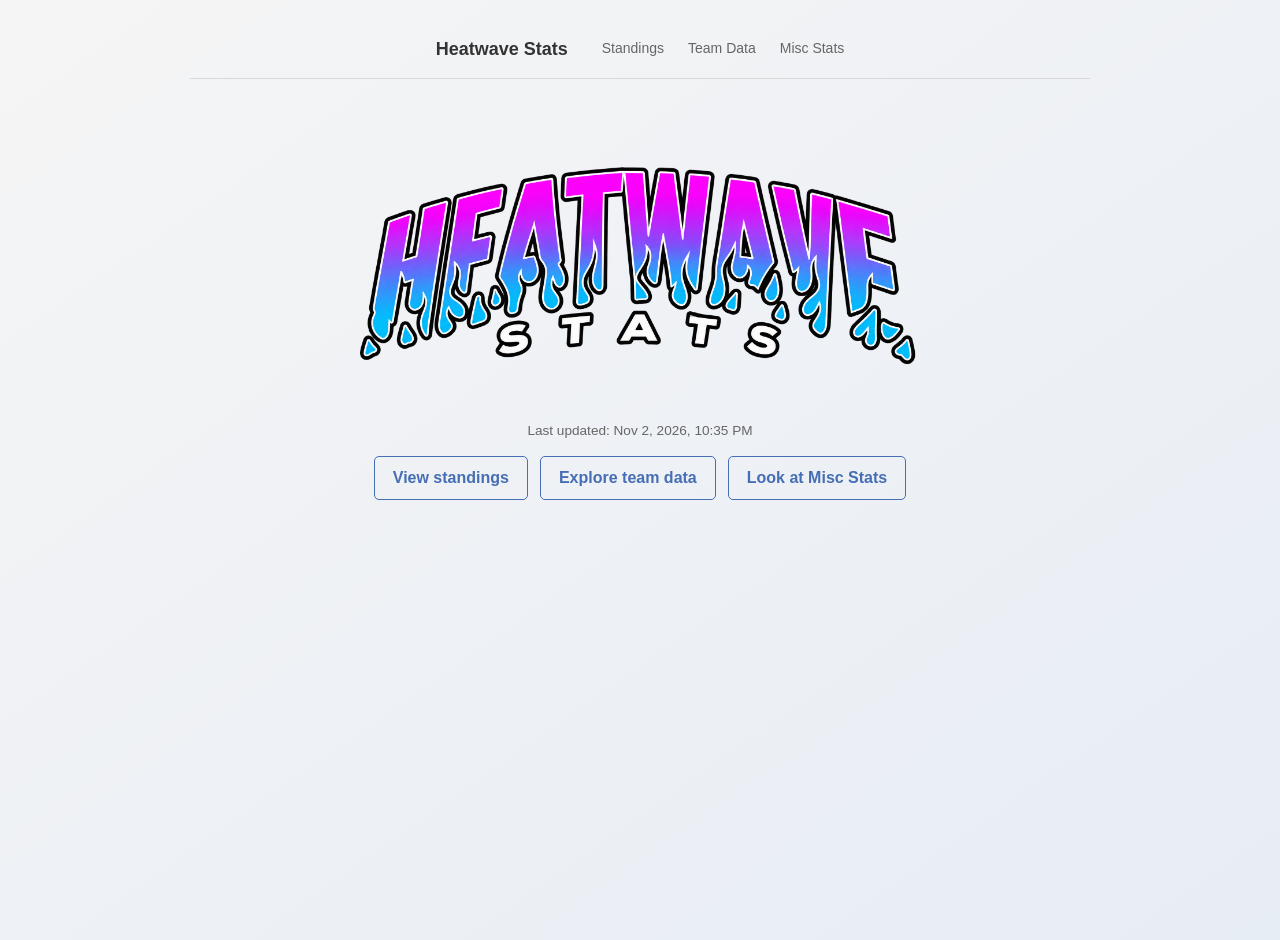
<file: index.html>
<!DOCTYPE html>
<html lang="en">
<head>
    <meta charset="UTF-8">
    <meta name="viewport" content="width=device-width, initial-scale=1.0">
    <title>Heatwave Stats</title>
    <link rel="stylesheet" href="style.css">
    <link rel="icon" type="image/x-icon" href="heatwaveStats.png">
    <script src="script.js" defer></script>
</head>
<body class="home-page">
    <nav class="navbar" aria-label="Main navigation">
        <a class="nav-brand" href="index.html">Heatwave Stats</a>
        <div class="nav-links">
            <a href="standings.html">Standings</a>
            <a href="teamData.html">Team Data</a>
            <a href="misc.html">Misc Stats</a>
        </div>
    </nav>

    <main class="home-content">
        <section class="home-hero" aria-labelledby="home-title">
            <img class="home-logo" src="heatwaveStats.png" alt="Heatwave Stats logo">
            <p id="lastUpdated" class="last-updated" aria-live="polite">Loading last update...</p>
            <div class="home-actions">
                <a class="home-button" href="standings.html">View standings</a>
                <a class="home-button" href="teamData.html">Explore team data</a>
                <a class="home-button" href="misc.html">Look at Misc Stats</a>
            </div>
        </section>
    </main>
</body>
</html>
</file>
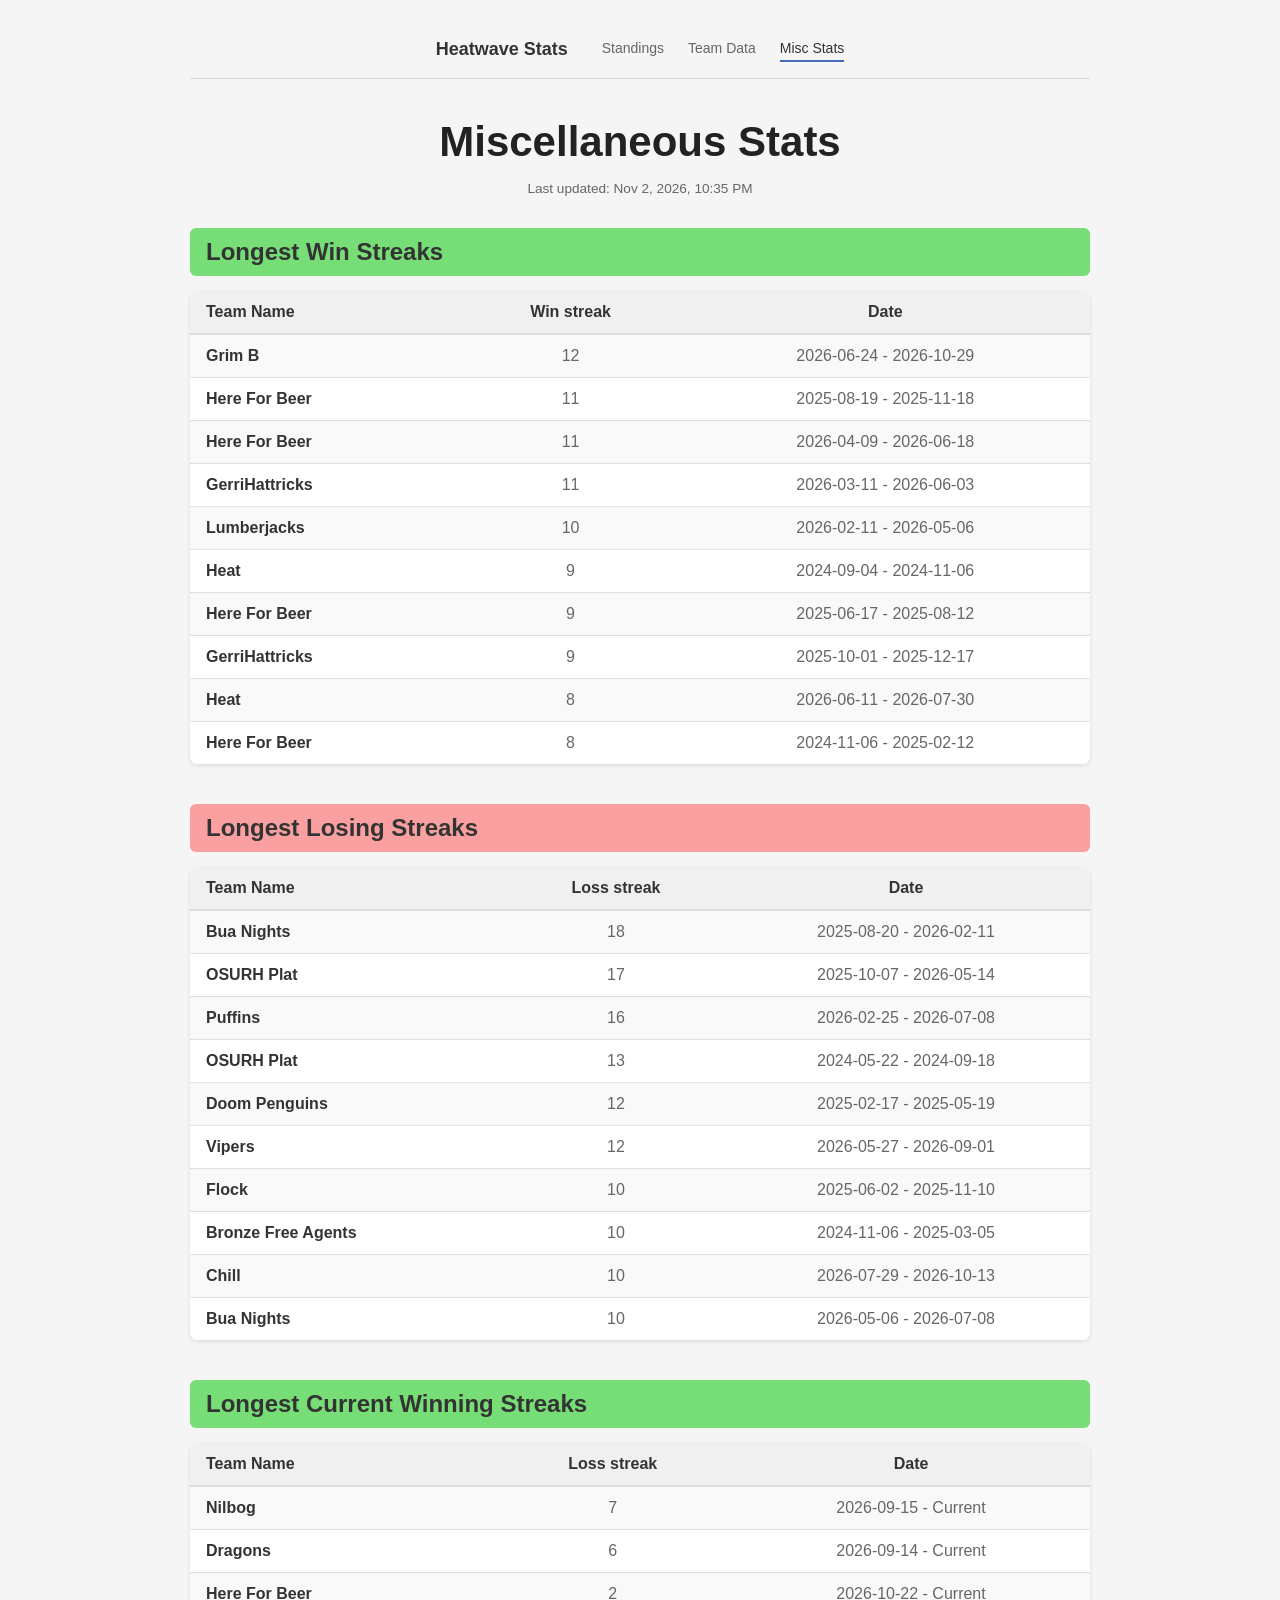
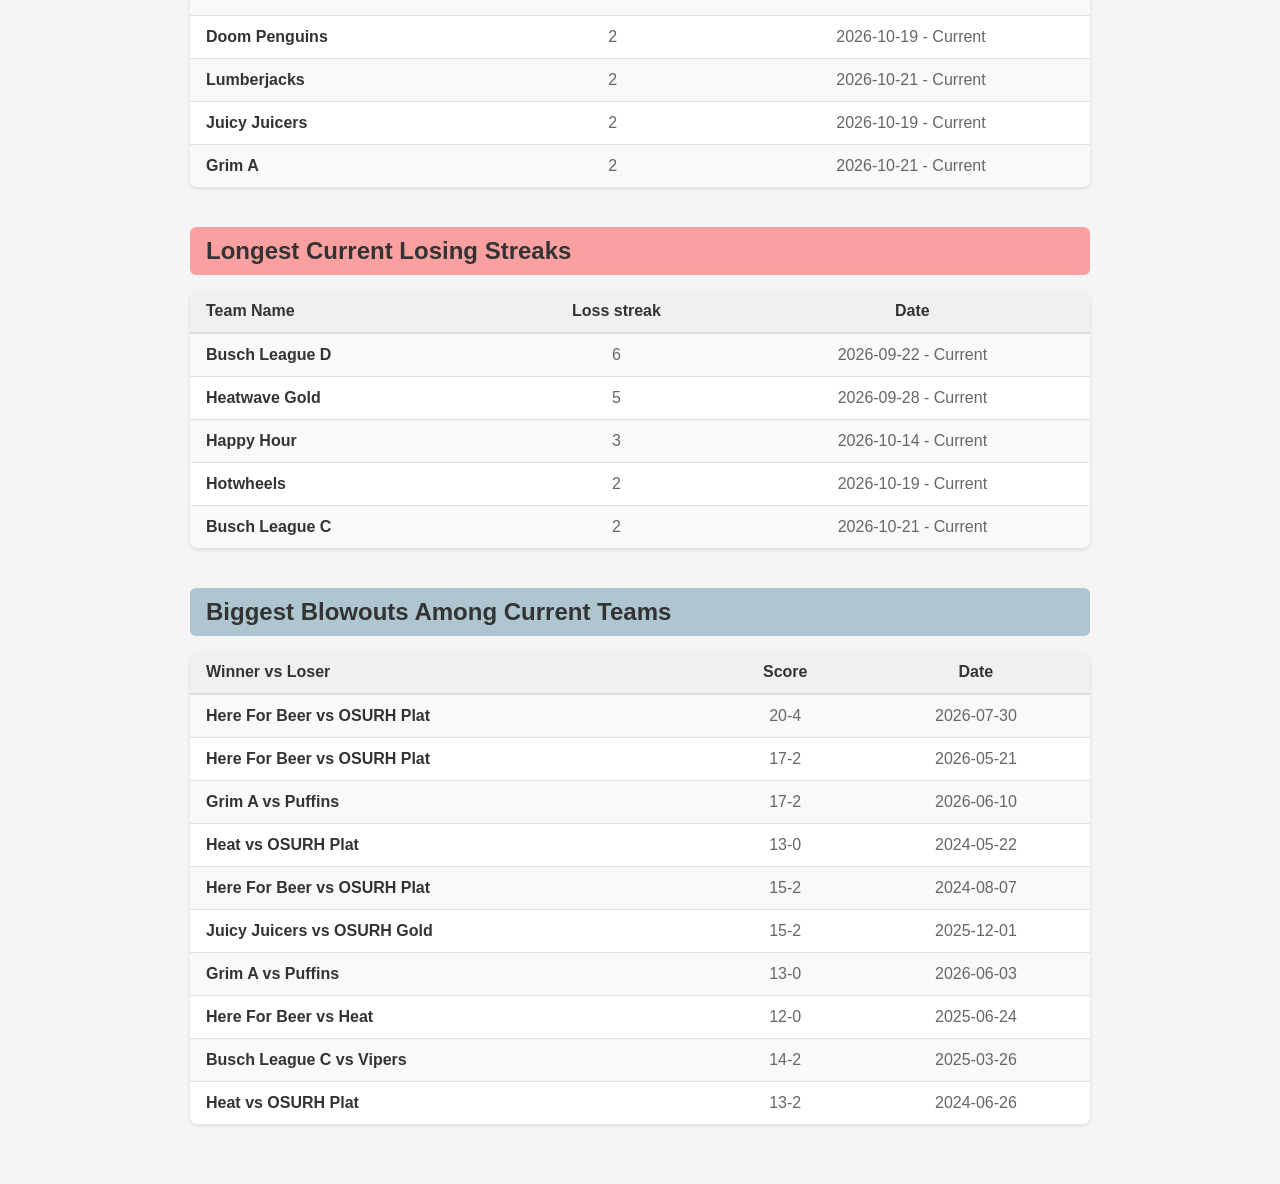
<file: misc.html>
<!DOCTYPE html>
<html lang="en">
<head>
    <meta charset="UTF-8">
    <meta name="viewport" content="width=device-width, initial-scale=1.0">
    <title>Heatwave Stats | Standings</title>
    <link rel="stylesheet" href="style.css">
    <link rel="icon" type="image/x-icon" href="heatwaveStats.png">
    <script src="script.js" defer></script>
</head>
<body onload="initMisc();">
    <nav class="navbar" aria-label="Main navigation">
        <a class="nav-brand" href="index.html">Heatwave Stats</a>
        <div class="nav-links">
            <a href="standings.html">Standings</a>
            <a href="teamData.html">Team Data</a>
            <a class="active" href="misc.html">Misc Stats</a>
        </div>
    </nav>

    <main>
        <header class="page-heading">
            <h1>Miscellaneous Stats</h1>
            <br>
            <p id="lastUpdated" class="last-updated" aria-live="polite">Loading last update...</p>
        </header>

        <div class="tier-section">
            <h2 class="tier-header" style="background-color: #77dd77; color: #333;">Longest Win Streaks</h2>
            <table>
                <thead>
                    <tr>
                        <th>Team Name</th>
                        <th>Win streak</th>
                        <th>Date</th>
                    </tr>
                </thead>
                <tbody id="winStreaks"></tbody>
            </table>
        </div>
        <div class="tier-section">
            <h2 class="tier-header" style="background-color: #FAA0A0; color: #333;">Longest Losing Streaks</h2>
            <table>
                <thead>
                    <tr>
                        <th>Team Name</th>
                        <th>Loss streak</th>
                        <th>Date</th>
                    </tr>
                </thead>
                <tbody id="lossStreaks"></tbody>
            </table>
        </div>
        <div class="tier-section">
            <h2 class="tier-header" style="background-color: #77dd77; color: #333;">Longest Current Winning Streaks</h2>
            <table>
                <thead>
                    <tr>
                        <th>Team Name</th>
                        <th>Loss streak</th>
                        <th>Date</th>
                    </tr>
                </thead>
                <tbody id="curWinStreaks"></tbody>
            </table>
        </div>
        <div class="tier-section">
            <h2 class="tier-header" style="background-color: #FAA0A0; color: #333;">Longest Current Losing Streaks</h2>
            <table>
                <thead>
                    <tr>
                        <th>Team Name</th>
                        <th>Loss streak</th>
                        <th>Date</th>
                    </tr>
                </thead>
                <tbody id="curLossStreaks"></tbody>
            </table>
        </div>
        <div class="tier-section">
            <h2 class="tier-header" style="background-color: #AEC6CF; color: #333;">Biggest Blowouts Among Current Teams</h2>
            <table>
                <thead>
                    <tr>
                        <th>Winner vs Loser</th>
                        <th>Score</th>
                        <th>Date</th>
                    </tr>
                </thead>
                <tbody id="biggestBlowouts"></tbody>
            </table>
        </div>
    </main>
</body>
</html>
</file>
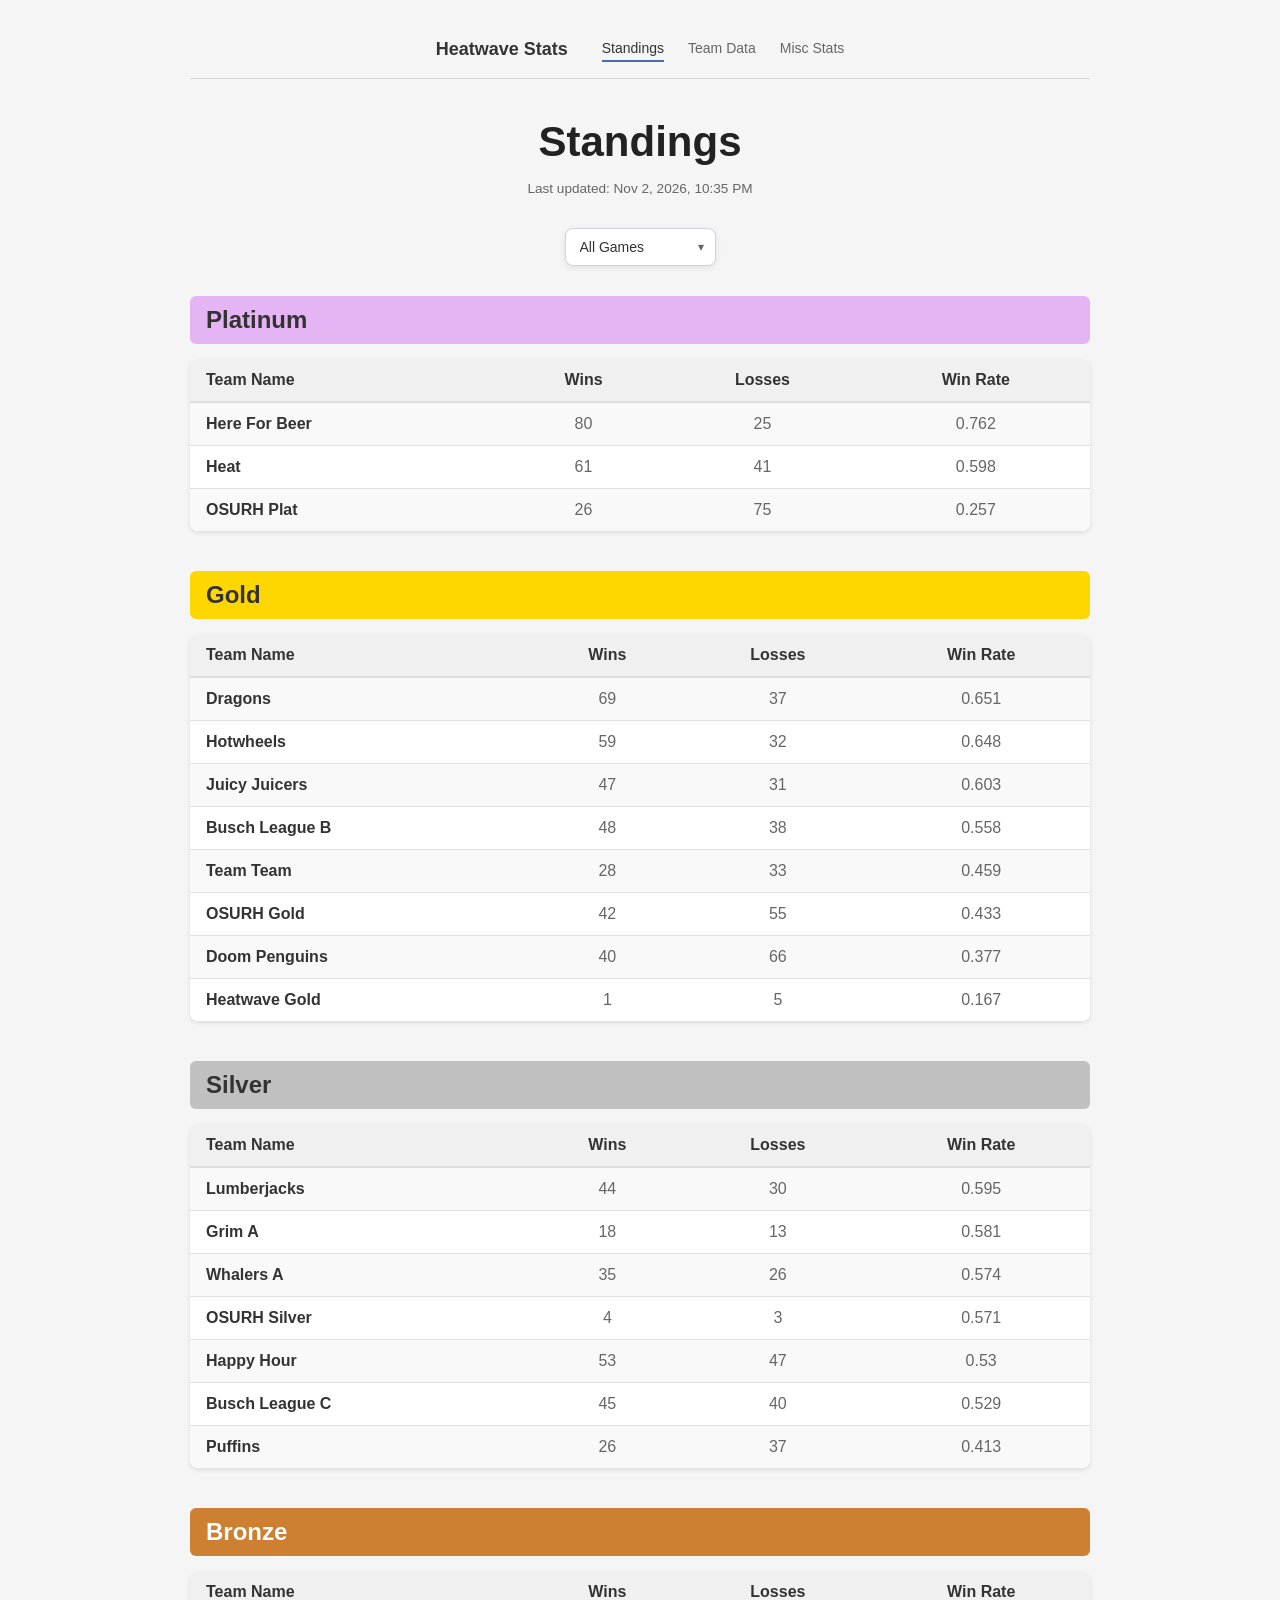
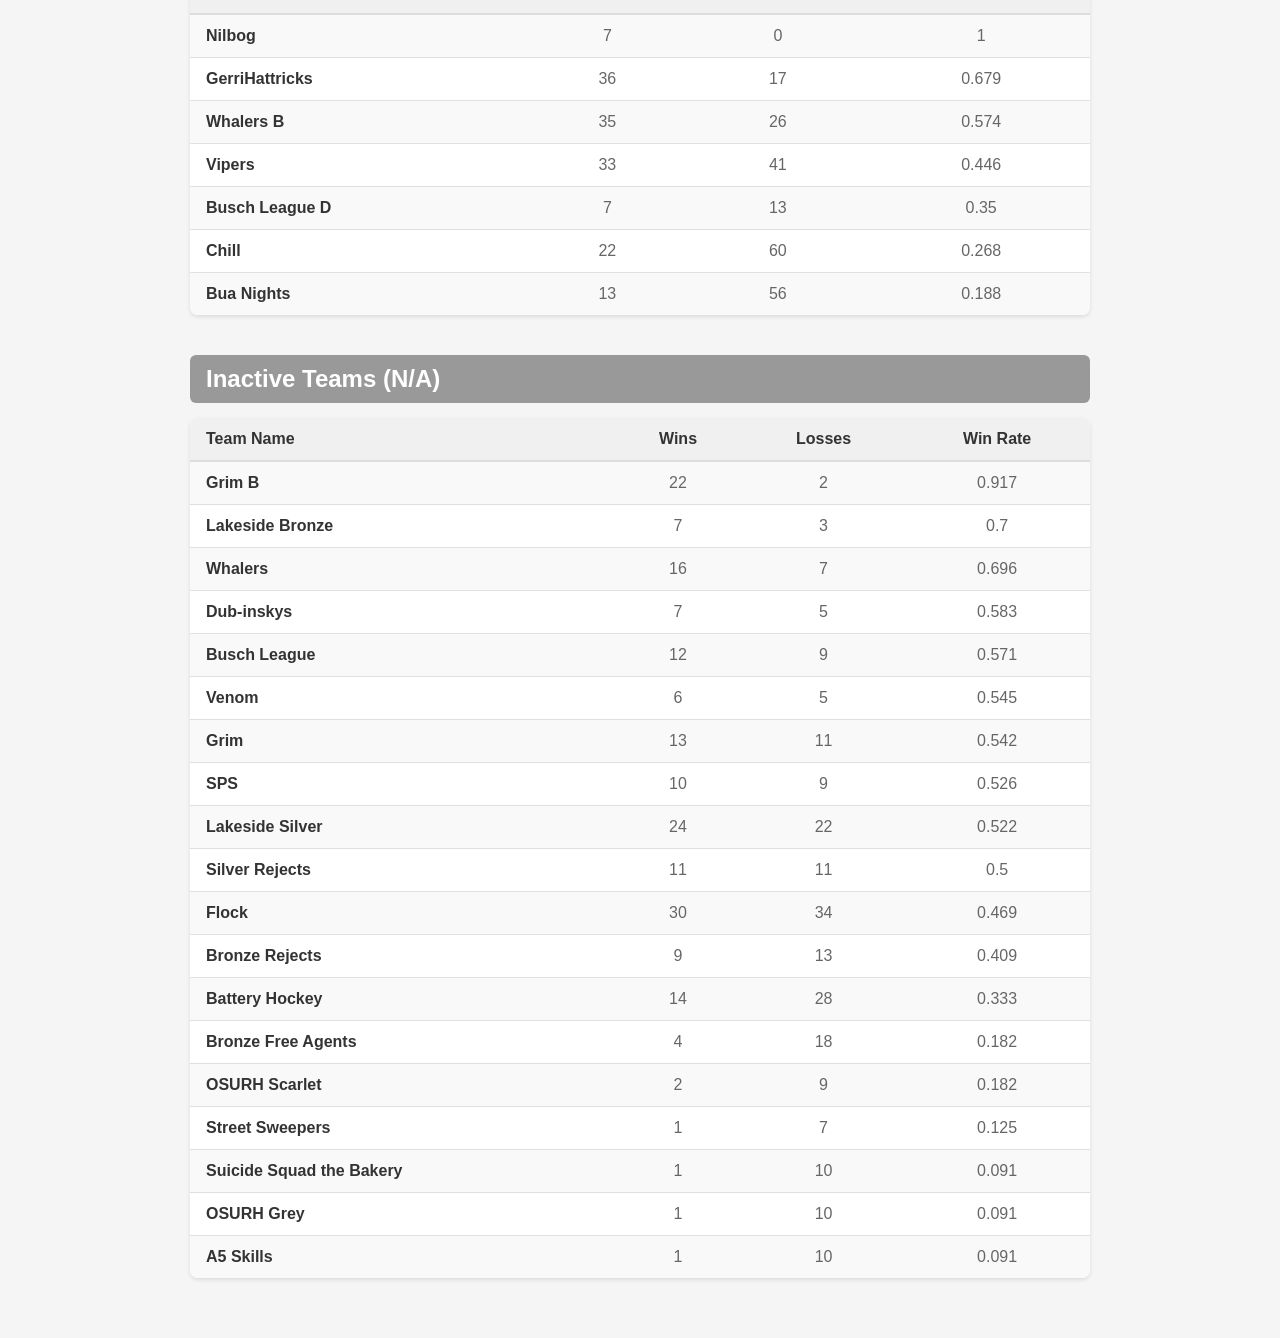
<file: standings.html>
<!DOCTYPE html>
<html lang="en">
<head>
    <meta charset="UTF-8">
    <meta name="viewport" content="width=device-width, initial-scale=1.0">
    <title>Heatwave Stats | Standings</title>
    <link rel="stylesheet" href="style.css">
    <link rel="icon" type="image/x-icon" href="heatwaveStats.png">
    <script src="script.js" defer></script>
</head>
<body onload="initStandings();">
    <nav class="navbar" aria-label="Main navigation">
        <a class="nav-brand" href="index.html">Heatwave Stats</a>
        <div class="nav-links">
            <a class="active" href="standings.html">Standings</a>
            <a href="teamData.html">Team Data</a>
            <a href="misc.html">Misc Stats</a>
        </div>
    </nav>

    <main>
        <header class="page-heading">
            <h1>Standings</h1>
            <br>
            <p id="lastUpdated" class="last-updated" aria-live="polite">Loading last update...</p>
        </header>

        <div class="controls">
            <div class="select-wrapper">
                <select id="amtOfGamesSelection">
                    <option value="all">All Games</option>
                    <option value="10">Last 10 Games</option>
                    <option value="20">Last 20 Games</option>
                </select>
            </div>
        </div>

        <div class="tier-section">
            <h2 class="tier-header platinum" style="background-color: #e5b4f4; color: #333;">Platinum</h2>
            <table>
                <thead>
                    <tr>
                        <th>Team Name</th>
                        <th>Wins</th>
                        <th>Losses</th>
                        <th>Win Rate</th>
                    </tr>
                </thead>
                <tbody id="platinumRecords"></tbody>
            </table>
        </div>
        
        <div class="tier-section">
            <h2 class="tier-header gold" style="background-color: #ffd700; color: #333;">Gold</h2>
            <table>
                <thead>
                    <tr>
                        <th>Team Name</th>
                        <th>Wins</th>
                        <th>Losses</th>
                        <th>Win Rate</th>
                    </tr>
                </thead>
                <tbody id="goldRecords"></tbody>
            </table>
        </div>
        
        <div class="tier-section">
            <h2 class="tier-header silver" style="background-color: #c0c0c0; color: #333;">Silver</h2>
            <table>
                <thead>
                    <tr>
                        <th>Team Name</th>
                        <th>Wins</th>
                        <th>Losses</th>
                        <th>Win Rate</th>
                    </tr>
                </thead>
                <tbody id="silverRecords"></tbody>
            </table>
        </div>
        
        <div class="tier-section">
            <h2 class="tier-header bronze" style="background-color: #cd7f32; color: white;">Bronze</h2>
            <table>
                <thead>
                    <tr>
                        <th>Team Name</th>
                        <th>Wins</th>
                        <th>Losses</th>
                        <th>Win Rate</th>
                    </tr>
                </thead>
                <tbody id="bronzeRecords"></tbody>
            </table>
        </div>
        
        <div class="tier-section" id="naSection">
            <h2 class="tier-header inactive" style="background-color: #999999; color: white;">Inactive Teams (N/A)</h2>
            <table>
                <thead>
                    <tr>
                        <th>Team Name</th>
                        <th>Wins</th>
                        <th>Losses</th>
                        <th>Win Rate</th>
                    </tr>
                </thead>
                <tbody id="naRecords"></tbody>
            </table>
        </div>
    </main>
</body>
</html>
</file>
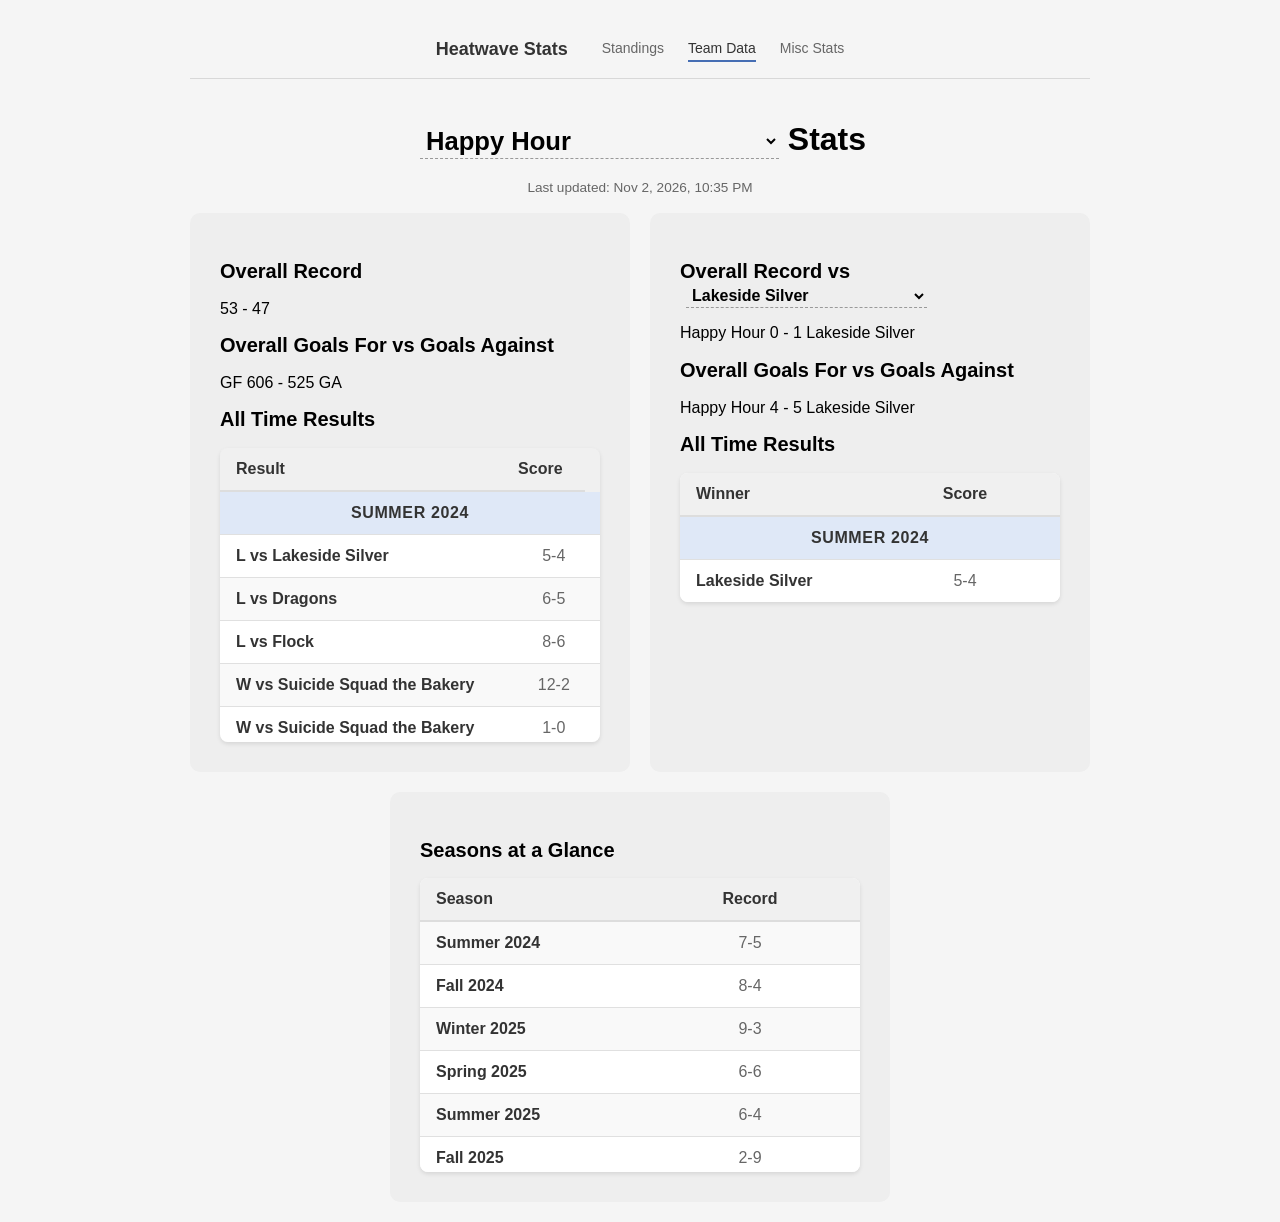
<file: teamData.html>
<!DOCTYPE html>
<html lang="en">
<head>
    <meta charset="UTF-8">
    <meta name="viewport" content="width=device-width, initial-scale=1.0">
    <title>Heatwave Stats | Team Data</title>
    <link rel="stylesheet" href="style.css">
    <link rel="icon" type="image/x-icon" href="heatwaveStats.png">
    <script src="script.js" defer></script>
</head>
<body onload="initTeamData();">
    <nav class="navbar" aria-label="Main navigation">
        <a class="nav-brand" href="index.html">Heatwave Stats</a>
        <div class="nav-links">
            <a href="standings.html">Standings</a>
            <a class="active" href="teamData.html">Team Data</a>
            <a href="misc.html">Misc Stats</a>
        </div>
    </nav>

    <h1>
        <select id="selectedTeam" aria-label="Select team"></select>
        Stats
    </h1>
    <p id="lastUpdated" class="last-updated" aria-live="polite">Loading last update...</p>
    <div class="container">
        <div class="block" id="teamResults">
            <div class="overallRecord">
                <h2>Overall Record</h2>
                <p></p>
                <h2>Overall Goals For vs Goals Against</h2>
                <p></p>
            </div>
            <h2>All Time Results</h2>
            <table>
                <thead>
                    <tr>
                        <th>Result</th>
                        <th>Score</th>
                    </tr>
                </thead>
                <tbody class="historicalResults">
                    
                </tbody>
            </table>
        </div>
        <div class="block" id="teamVsTeam">
            <div class="overallRecord">
                <h2>Overall Record vs
                    <select id="opponentTeam" aria-label="Select opponent team"></select>
                </h2>
                <p></p>
                <h2>Overall Goals For vs Goals Against</h2>
                <p></p>
            </div>
            <h2>All Time Results</h2>
            <table>
                <thead>
                    <tr>
                        <th>Winner</th>
                        <th>Score</th>
                    </tr>
                </thead>
                <tbody class="historicalResults">
                    
                </tbody>
            </table>
        </div>
        <div class="block" id="seasonResults">
            <h2>Seasons at a Glance</h2>
            <table>
                <thead>
                    <tr>
                        <th>Season</th>
                        <th>Record</th>
                    </tr>
                </thead>
                <tbody class="historicalResults">
                    
                </tbody>
            </table>
        </div>
    </div>
</body>
</html>
</file>
<file: style.css>
body {
    font-family: Arial, sans-serif;
    max-width: 900px;
    margin: 0 auto;
    padding: 20px;
    background-color: #f5f5f5;
}

.navbar {
    display: flex;
    align-items: center;
    justify-content: center;
    gap: 34px;
    max-width: 1100px;
    margin: 0 auto 42px;
    padding: 16px 0;
    border-bottom: 1px solid #d8d8d8;
}

.nav-brand,
.nav-links a {
    color: #333;
    text-decoration: none;
}

.nav-brand {
    font-size: 18px;
    font-weight: 700;
}

.nav-links {
    display: flex;
    justify-content: center;
    gap: 24px;
}

.nav-links a {
    padding: 4px 0;
    border-bottom: 2px solid transparent;
    color: #666;
    font-size: 14px;
}

.nav-links a:hover,
.nav-links a.active {
    border-bottom-color: #466eb4;
    color: #333;
}

.home-page {
    min-height: 100vh;
    background: linear-gradient(145deg, #f5f5f5 0%, #e7edf5 100%);
}

.home-content {
    max-width: 1100px;
    margin: 0 auto;
    text-align: center;
}

.home-hero {
    max-width: 680px;
    margin: 0 auto;
    padding: 34px 0 72px;
}

.home-logo {
    display: block;
    width: min(100%, 560px);
    height: auto;
    margin: 0 auto 34px;
    border-radius: 8px;
}

.home-hero h1,
.page-heading h1 {
    margin: 0;
    color: #222;
    font-size: 48px;
    line-height: 1;
    text-align: center;
}

.home-actions {
    display: flex;
    justify-content: center;
    flex-wrap: wrap;
    gap: 12px;
}

.home-button {
    display: inline-block;
    padding: 12px 18px;
    border: 1px solid #466eb4;
    border-radius: 5px;
    color: #466eb4;
    text-decoration: none;
    font-weight: 700;
}

.home-button:hover {
    background-color: #466eb4;
    color: white;
}

.page-heading {
    margin-bottom: 32px;
    text-align: center;
}

.page-heading h1 {
    font-size: 42px;
}

.last-updated {
    margin: 0 0 18px;
    color: #666;
    font-size: 0.85rem;
    text-align: center;
}

h1 {
    text-align: center;
}

#selectedTeam,
#opponentTeam {
    max-width: 100%;
    margin-left: 6px;
    padding: 2px 22px 2px 2px;
    border: 0;
    border-bottom: 1px dashed #999;
    border-radius: 0;
    background-color: transparent;
    color: inherit;
    font: inherit;
    font-size: 0.8em;
    vertical-align: middle;
    cursor: pointer;
}

#selectedTeam:hover,
#opponentTeam:hover {
    border-bottom-color: #466eb4;
}

#selectedTeam:focus,
#opponentTeam:focus {
    outline: 2px solid rgba(70, 110, 180, 0.3);
    outline-offset: 2px;
    border-bottom-color: #466eb4;
}

.image-container {
    width: 100%;
    height: 300px;
    margin-bottom: 30px;
    border-radius: 8px;
    display: flex;
    align-items: center;
    justify-content: center;
    font-size: 18px;
}

.image-container img {
    width: 100%;
    height: 100%;
    object-fit: cover;
    border-radius: 8px;
}

.container {
    display: grid;
    grid-template-columns: repeat(2, 1fr);
    gap: 20px;
}

.block {
    padding: 30px;
    background: #eee;
    border-radius: 10px;
}

/* Center the last block if it's alone on its row */
.block:last-child:nth-child(odd) {
    grid-column: 1 / -1;
    justify-self: center;
    width: calc(50% - 10px);
}

h2{
    font-size: 20px;
}
.tier-section {
    margin-bottom: 40px;
}

.tier-header {
    margin-top: 30px;
    margin-bottom: 15px;
    padding: 10px 16px;
    border-radius: 6px;
    color: white;
    font-size: 24px;
    font-weight: bold;
}

table {
    width: 100%;
    border-collapse: collapse;
    background-color: white;
    box-shadow: 0 2px 4px rgba(0, 0, 0, 0.1);
    border-radius: 8px;
    overflow: hidden;
}

/* Show about ten history rows at a time without limiting the data loaded by JavaScript. */
.block table {
    display: block;
}

.block h2[hidden],
.block table[hidden] {
    display: none !important;
}

.block table thead,
.block table tbody tr {
    display: table;
    width: 100%;
    table-layout: fixed;
}

.block table tbody {
    display: block;
    max-height: 250px;
    overflow-y: auto;
}

.block table th,
.block table td {
    width: 50%;
}

#teamResults table th:first-child,
#teamResults table td:first-child {
    width: 80%;
}

#teamResults table th:last-child,
#teamResults table td:last-child {
    width: 20%;
}

#teamResults table thead {
    width: calc(100% - 15px);
}

#teamResults table {
    background-color: #f0f0f0;
}

.block table thead {
    position: sticky;
    top: 0;
    z-index: 1;
}

thead {
    background-color: #f0f0f0;
}

th {
    padding: 12px 16px;
    text-align: left;
    font-weight: 600;
    color: #333;
    border-bottom: 2px solid #ddd;
}

tbody tr:nth-child(odd) {
    background-color: #f9f9f9;
}

tbody tr:nth-child(even) {
    background-color: #ffffff;
}

tbody tr:hover {
    background-color: #f0f0f0;
}

td {
    padding: 12px 16px;
    text-align: left;
    border-bottom: 1px solid #e0e0e0;
}

tbody tr:last-child td {
    border-bottom: none;
}

.season-header {
    background-color: #dfe8f7;
    font-weight: 700;
    color: #1d3557;
    text-align: center;
    letter-spacing: 0.04em;
    text-transform: uppercase;
}

.season-header:hover {
    background-color: #dfe8f7;
}

td:nth-child(1) {
    font-weight: 600;
    color: #333;
}

td:nth-child(n+2) {
    text-align: center;
    color: #666;
}

th:nth-child(n+2) {
    text-align: center;
}

.controls {
    display: flex;
    justify-content: center;
    margin: 20px 0 30px;
}

#amtOfGamesSelection {
    appearance: none;
    -webkit-appearance: none;
    -moz-appearance: none;

    padding: 10px 40px 10px 14px;
    font-size: 14px;
    font-weight: 500;

    border: 1px solid #d1d5db;
    border-radius: 8px;
    background-color: #ffffff;
    color: #333;

    cursor: pointer;
    outline: none;

    box-shadow: 0 2px 6px rgba(0,0,0,0.08);

    transition: all 0.2s ease;
}

/* Hover */
#amtOfGamesSelection:hover {
    border-color: #a855f7; /* subtle purple to match Platinum */
    box-shadow: 0 3px 8px rgba(0,0,0,0.12);
}

/* Focus (when clicked) */
#amtOfGamesSelection:focus {
    border-color: #9333ea;
    box-shadow: 0 0 0 3px rgba(147, 51, 234, 0.15);
}

/* Custom dropdown arrow */
.select-wrapper {
    position: relative;
    display: inline-block;
}

.select-wrapper::after {
    content: "▾";
    position: absolute;
    right: 12px;
    top: 50%;
    transform: translateY(-50%);
    pointer-events: none;
    font-size: 12px;
    color: #666;
}

@media screen and (max-width: 900px) {
    h2{
        font-size: 15px;
    }
    .block p{
        font-size: 12px;
    }
    td{
        font-size: 12px;
    }
}

@media screen and (max-width: 800px) {
    .block p{
        font-size: 12px;
    }
    td{
        font-size: 10px;
    }
}

@media screen and (max-width: 700px) {
    .container{
        display: block;
    }
    .block{
        margin: 20px;
    }
}


@media screen and (max-width: 600px) {
    h1{
        font-size: 20px;
    }
    table{
        font-size: 12px;
    }
}

@media screen and (max-width: 400px) {
    h1{
        font-size: 16px;
    }
    h2{
        font-size: 12px;
    }
}
</file>
